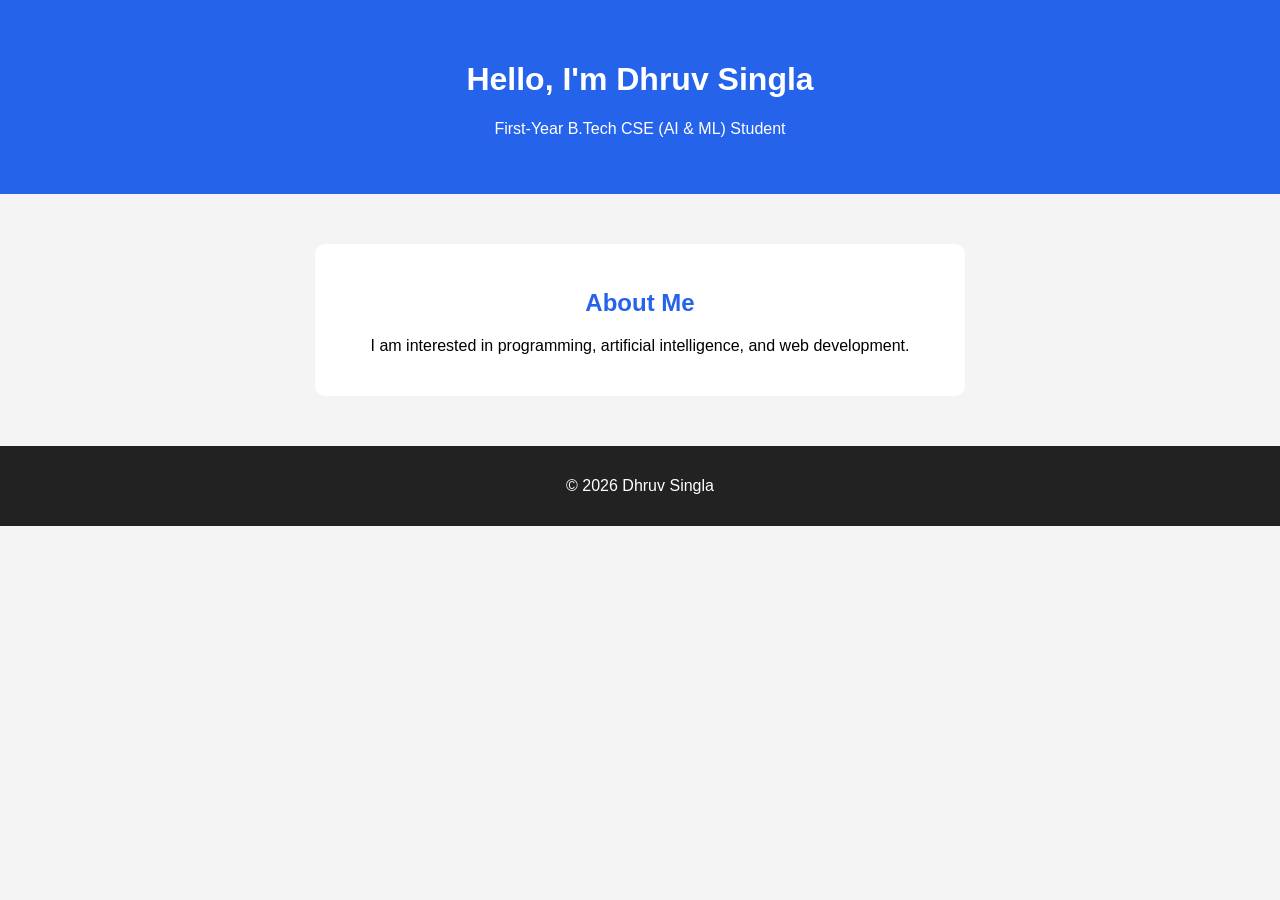
<file: 02-P2-Portfolio-Repository/index.html>
<!DOCTYPE html>
<html lang="en">
<head>
    <meta charset="UTF-8">
    <meta name="viewport" content="width=device-width, initial-scale=1.0">
    <title>My Portfolio</title>
    <link rel="stylesheet" href="style.css">
</head>
<body>
    <header>
        <h1>Hello, I'm Dhruv Singla</h1>
        <p>First-Year B.Tech CSE (AI &amp; ML) Student</p>
    </header>

    <main>
        <section>
            <h2>About Me</h2>
            <p>I am interested in programming, artificial intelligence, and web development.</p>
        </section>
    </main>

    <footer>
        <p>&copy; 2026 Dhruv Singla</p>
    </footer>
</body>
</html>
</file>
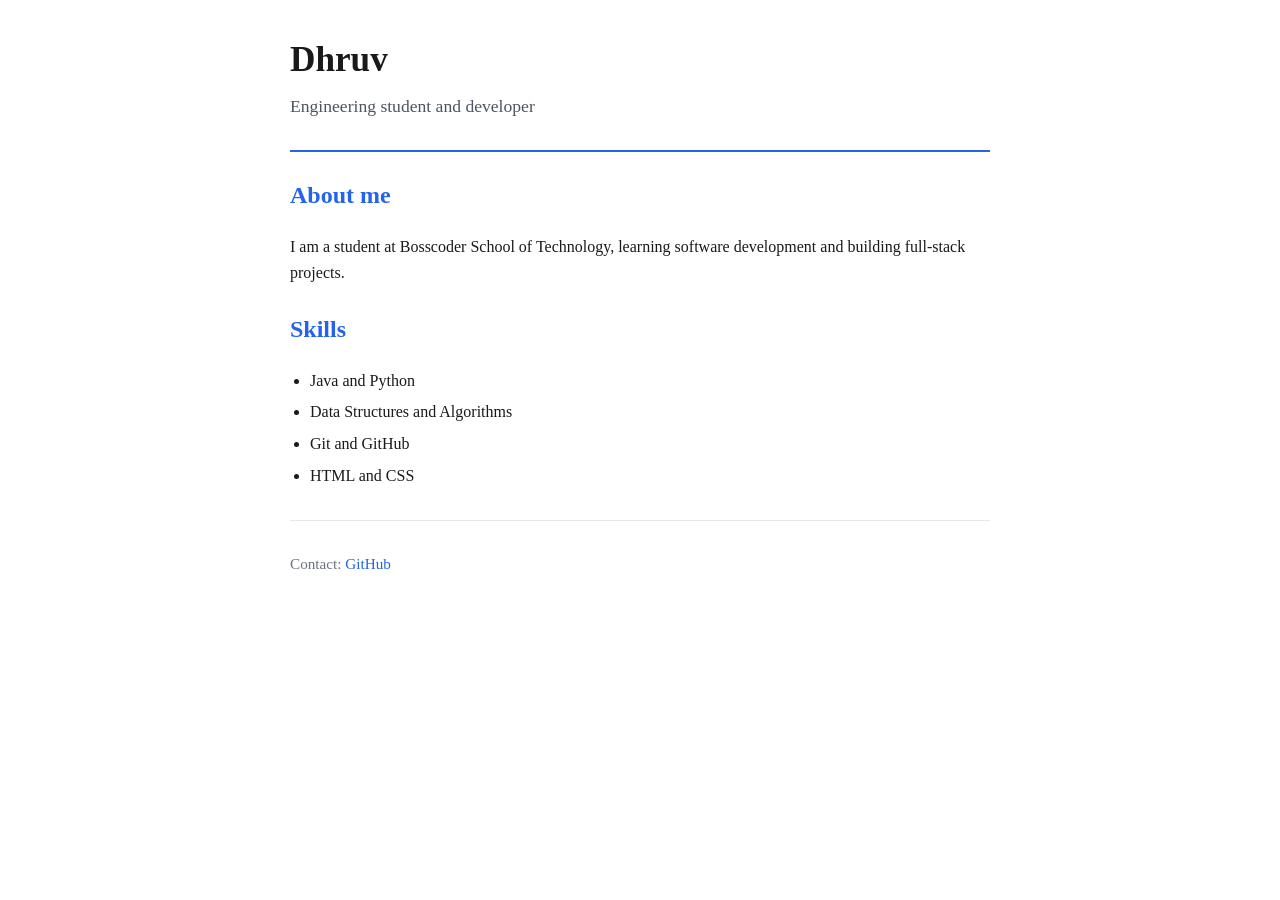
<file: 05-P5-Semantic-Bio-Page/index.html>
<!DOCTYPE html>
<html lang="en">
<head>
  <meta charset="UTF-8">
  <title>Dhruv - Portfolio</title>
  <link rel="stylesheet" href="style.css">
</head>
<body>
  <header>
    <h1>Dhruv</h1>
    <p>Engineering student and developer</p>
  </header>

  <main>
    <article>
      <h2>About me</h2>
      <p>I am a student at Bosscoder School of Technology, learning software development and building full-stack projects.</p>
    </article>

    <section>
      <h2>Skills</h2>
      <ul>
        <li>Java and Python</li>
        <li>Data Structures and Algorithms</li>
        <li>Git and GitHub</li>
        <li>HTML and CSS</li>
      </ul>
    </section>
  </main>

  <footer>
    <p>Contact: <a href="https://github.com">GitHub</a></p>
  </footer>
</body>
</html>
</file>
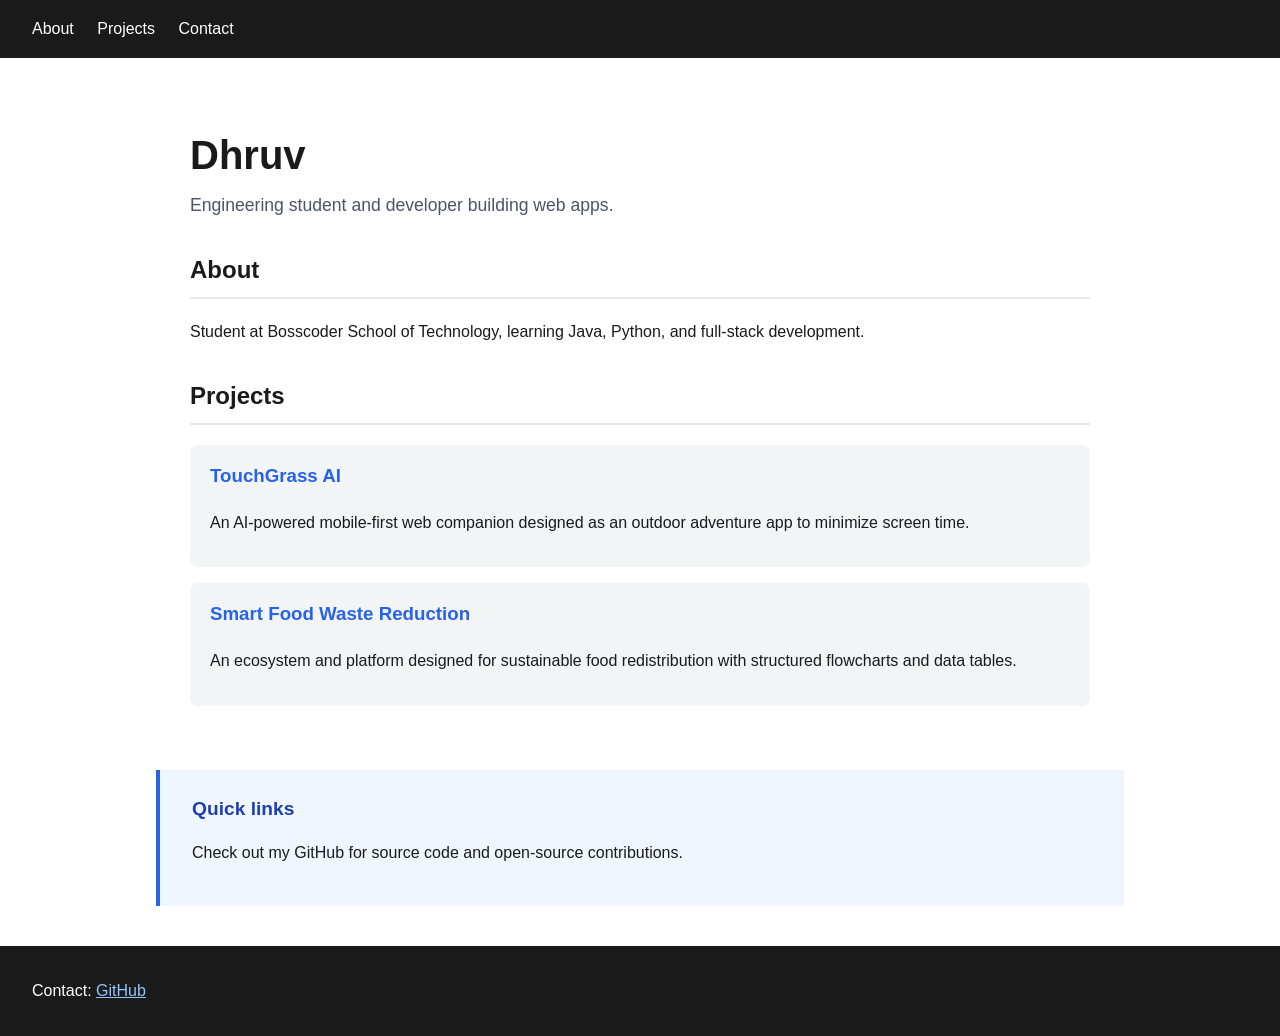
<file: 06-P6-Full-Portfolio-Page-Structure-in-Semantic-HTML/index.html>
<!DOCTYPE html>
<html lang="en">
<head>
  <meta charset="UTF-8">
  <title>Dhruv - Portfolio</title>
  <link rel="stylesheet" href="style.css">
</head>
<body>
  <header>
    <nav aria-label="Main navigation">
      <a href="#about">About</a>
      <a href="#projects">Projects</a>
      <a href="#contact">Contact</a>
    </nav>
  </header>

  <main>
    <section id="hero">
      <h1>Dhruv</h1>
      <p>Engineering student and developer building web apps.</p>
    </section>

    <section id="about">
      <h2>About</h2>
      <p>Student at Bosscoder School of Technology, learning Java, Python, and full-stack development.</p>
    </section>

    <section id="projects">
      <h2>Projects</h2>
      <article>
        <h3>TouchGrass AI</h3>
        <p>An AI-powered mobile-first web companion designed as an outdoor adventure app to minimize screen time.</p>
      </article>
      <article>
        <h3>Smart Food Waste Reduction</h3>
        <p>An ecosystem and platform designed for sustainable food redistribution with structured flowcharts and data tables.</p>
      </article>
    </section>
  </main>

  <aside>
    <h2>Quick links</h2>
    <p>Check out my GitHub for source code and open-source contributions.</p>
  </aside>

  <footer id="contact">
    <p>Contact: <a href="https://github.com">GitHub</a></p>
  </footer>
</body>
</html>
</file>
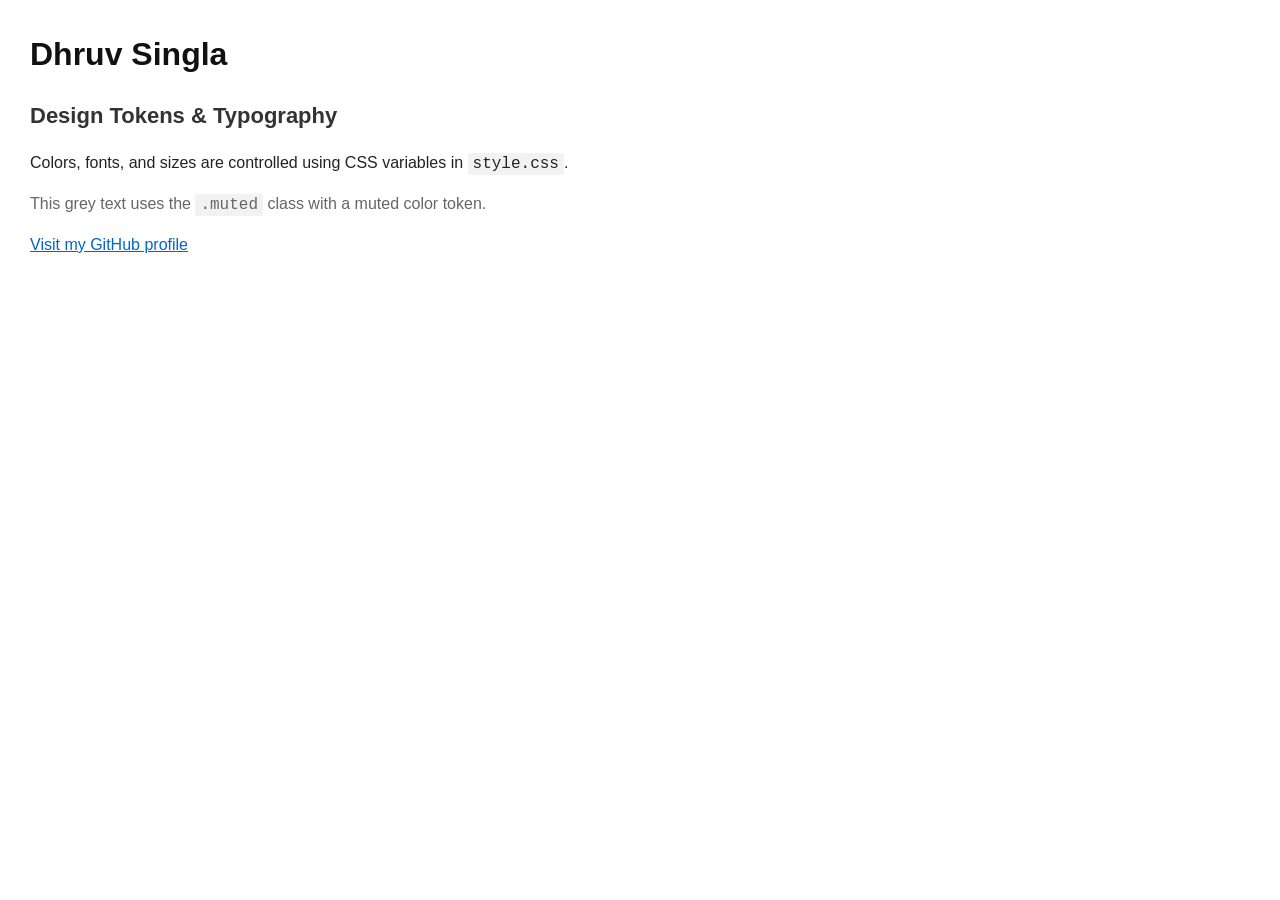
<file: 07-P7-Design-Tokens-and-Typography-System-in-CSS/index.html>
<!DOCTYPE html>
<html lang="en">
<head>
  <meta charset="UTF-8">
  <title>Dhruv Singla - Typography &amp; Tokens</title>
  <link rel="stylesheet" href="style.css">
</head>
<body>
  <h1>Dhruv Singla</h1>
  <h2>Design Tokens &amp; Typography</h2>
  <p>Colors, fonts, and sizes are controlled using CSS variables in <code>style.css</code>.</p>
  <p class="muted">This grey text uses the <code>.muted</code> class with a muted color token.</p>
  <p><a href="https://github.com/dhruvsingla24" target="_blank">Visit my GitHub profile</a></p>
</body>
</html>
</file>
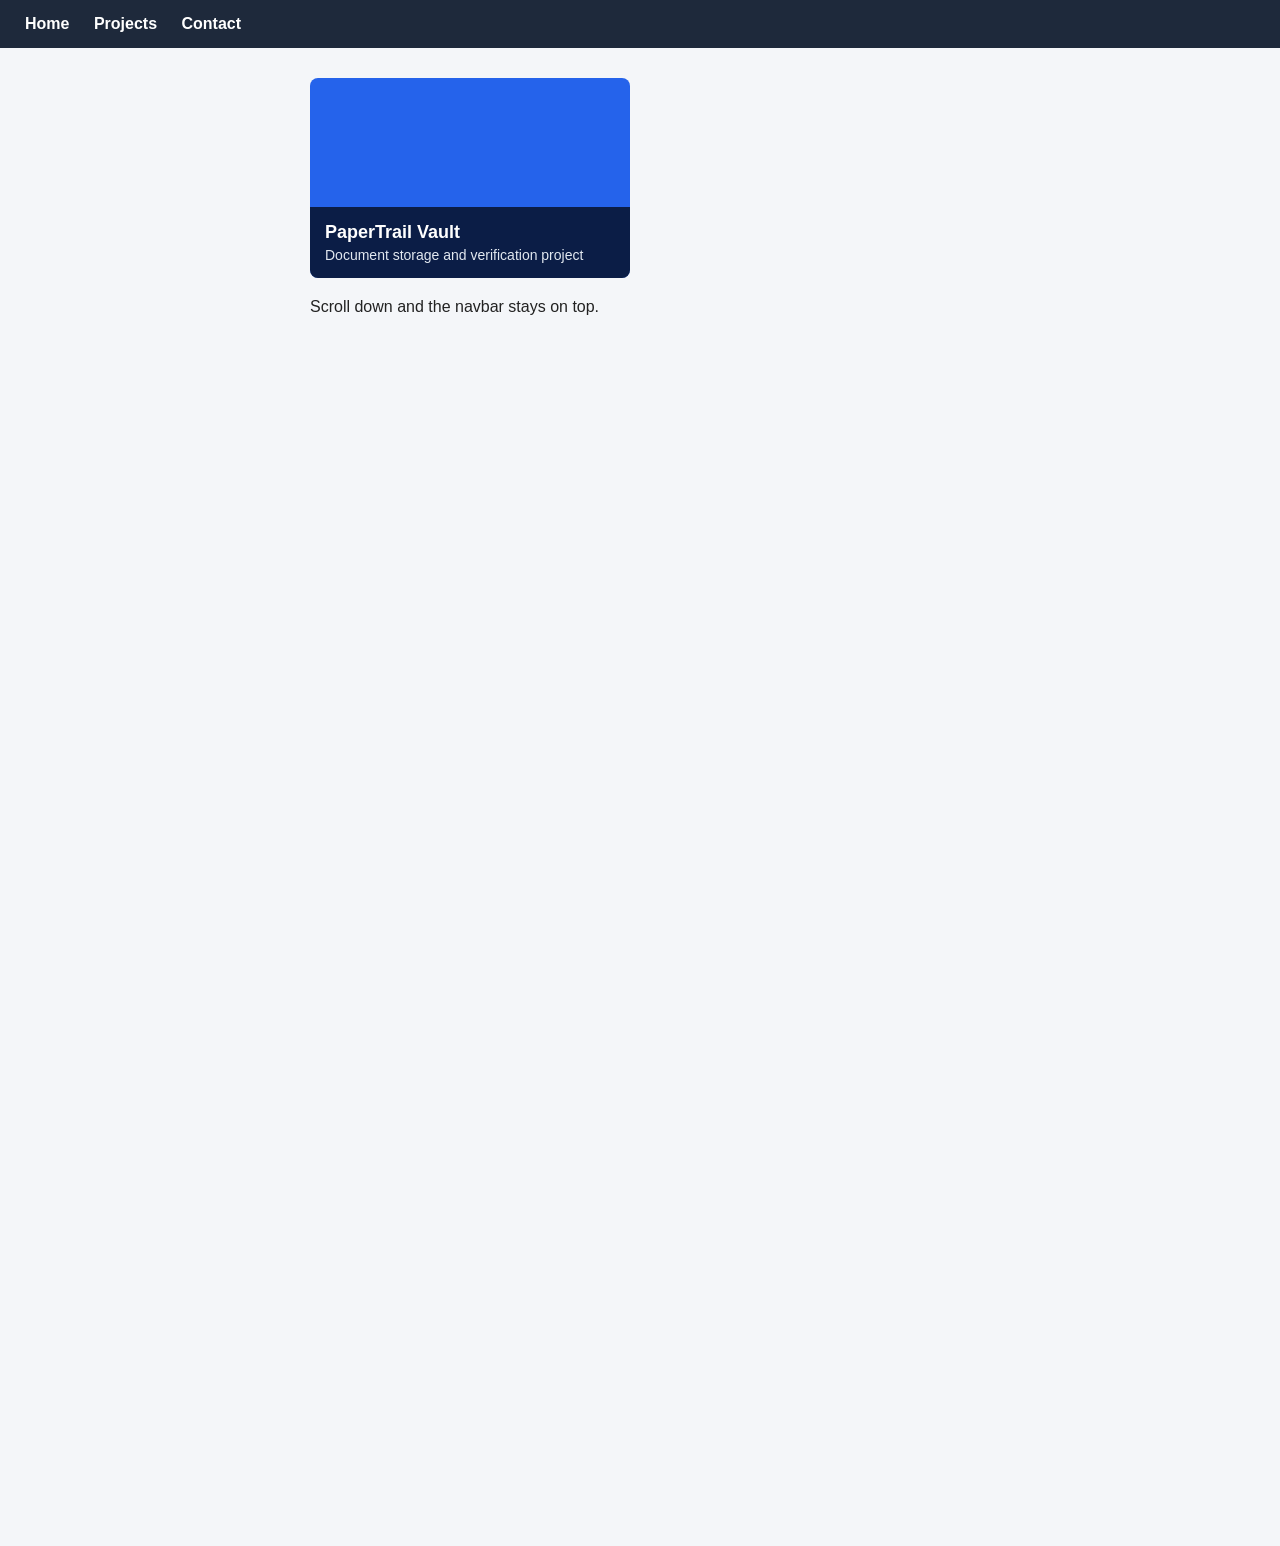
<file: 08-P8-Sticky-Navbar-and-Card-Overlay-using-CSS-Positioning/index.html>
<!DOCTYPE html>
<html lang="en">
<head>
  <meta charset="UTF-8">
  <title>Dhruv Singla - Sticky Navbar and Card Overlay</title>
  <link rel="stylesheet" href="style.css">
</head>
<body>
  <nav class="navbar">
    <a href="#">Home</a>
    <a href="#">Projects</a>
    <a href="#">Contact</a>
  </nav>

  <div class="content">
    <div class="card">
      <div class="overlay">
        <h3>PaperTrail Vault</h3>
        <p>Document storage and verification project</p>
      </div>
    </div>

    <p>Scroll down and the navbar stays on top.</p>
    <div style="height: 1200px;"></div>
  </div>
</body>
</html>
</file>
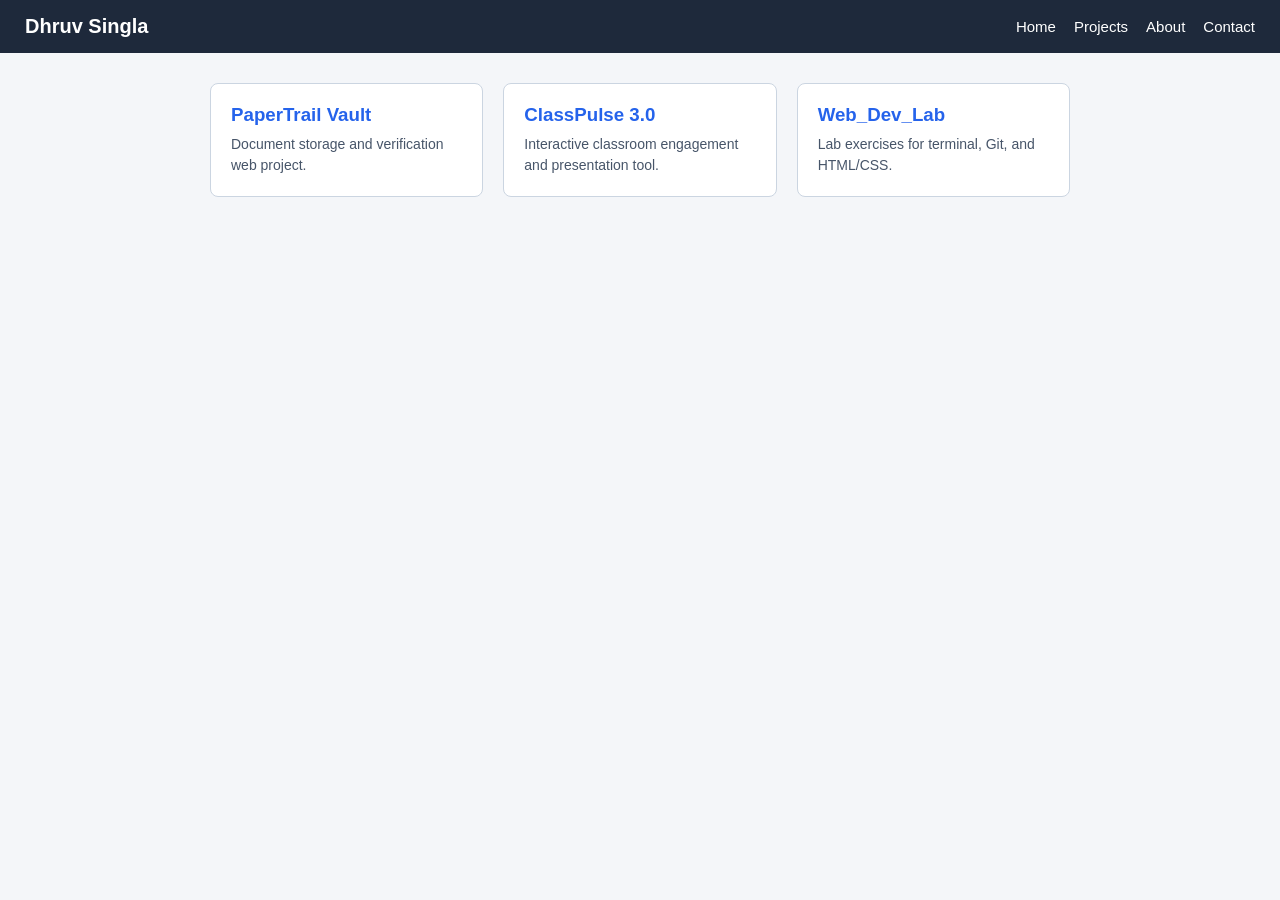
<file: 09-P9-Responsive-Navbar-and-Card-Grid-with-Flexbox/index.html>
<!DOCTYPE html>
<html lang="en">
<head>
  <meta charset="UTF-8">
  <title>Dhruv Singla - Flexbox Navbar and Card Grid</title>
  <link rel="stylesheet" href="style.css">
</head>
<body>
  <nav class="navbar">
    <span class="brand">Dhruv Singla</span>
    <div class="links">
      <a href="#">Home</a>
      <a href="#">Projects</a>
      <a href="#">About</a>
      <a href="#">Contact</a>
    </div>
  </nav>

  <main class="grid">
    <article class="card">
      <h3>PaperTrail Vault</h3>
      <p>Document storage and verification web project.</p>
    </article>
    <article class="card">
      <h3>ClassPulse 3.0</h3>
      <p>Interactive classroom engagement and presentation tool.</p>
    </article>
    <article class="card">
      <h3>Web_Dev_Lab</h3>
      <p>Lab exercises for terminal, Git, and HTML/CSS.</p>
    </article>
  </main>
</body>
</html>
</file>
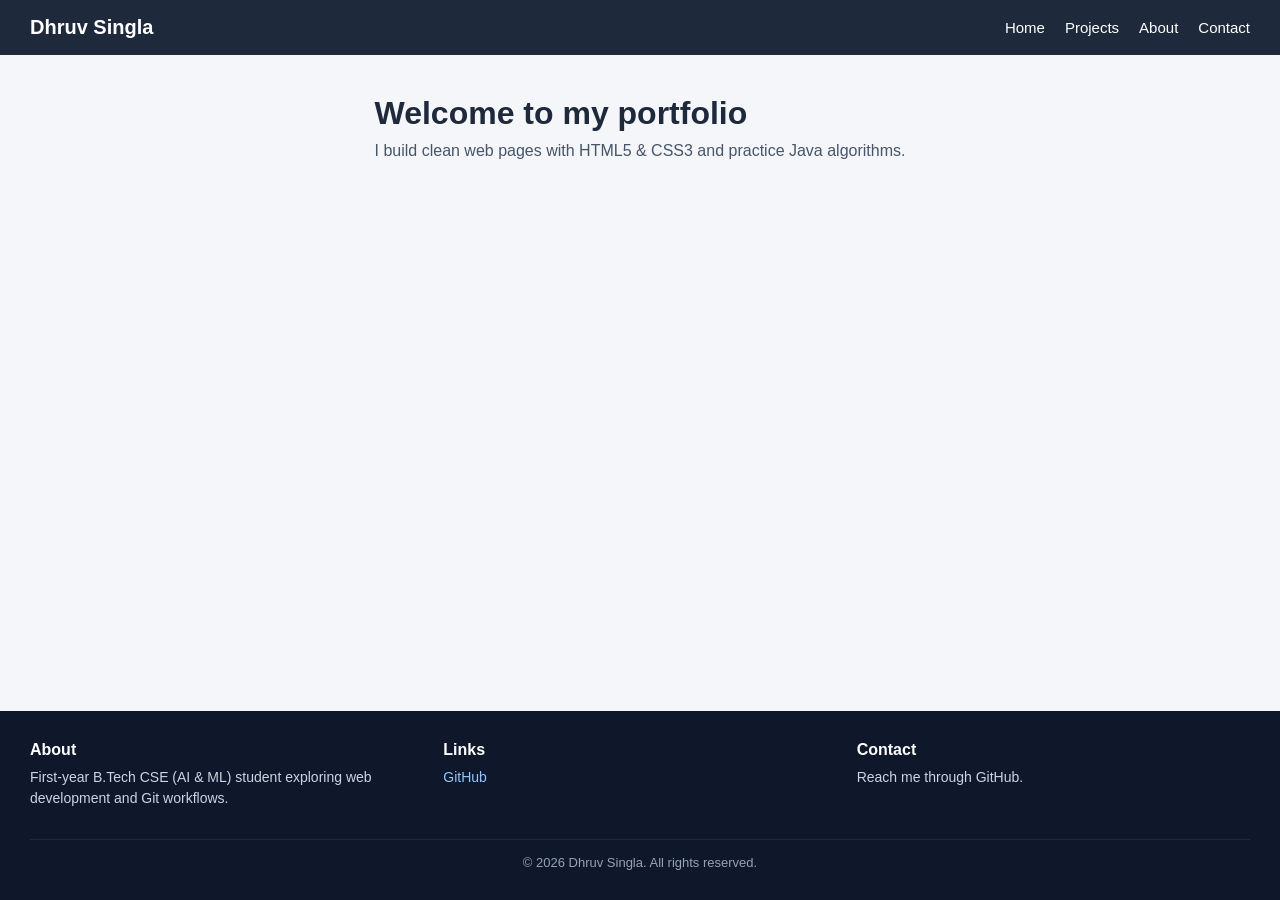
<file: 10-P10-Header-and-Footer-Layout-with-Flexbox/index.html>
<!DOCTYPE html>
<html lang="en">
<head>
  <meta charset="UTF-8">
  <title>Dhruv Singla - Portfolio</title>
  <link rel="stylesheet" href="style.css">
</head>
<body>
  <header class="site-header">
    <a class="brand" href="#">Dhruv Singla</a>
    <nav class="site-nav">
      <a href="#">Home</a>
      <a href="#">Projects</a>
      <a href="#">About</a>
      <a href="#">Contact</a>
    </nav>
  </header>

  <main>
    <h1>Welcome to my portfolio</h1>
    <p>I build clean web pages with HTML5 &amp; CSS3 and practice Java algorithms.</p>
  </main>

  <footer class="site-footer">
    <div class="footer-col">
      <h3>About</h3>
      <p>First-year B.Tech CSE (AI &amp; ML) student exploring web development and Git workflows.</p>
    </div>
    <div class="footer-col">
      <h3>Links</h3>
      <p><a href="https://github.com/dhruvsingla24" target="_blank">GitHub</a></p>
    </div>
    <div class="footer-col">
      <h3>Contact</h3>
      <p>Reach me through GitHub.</p>
    </div>
    <p class="footer-bottom">&copy; 2026 Dhruv Singla. All rights reserved.</p>
  </footer>
</body>
</html>
</file>
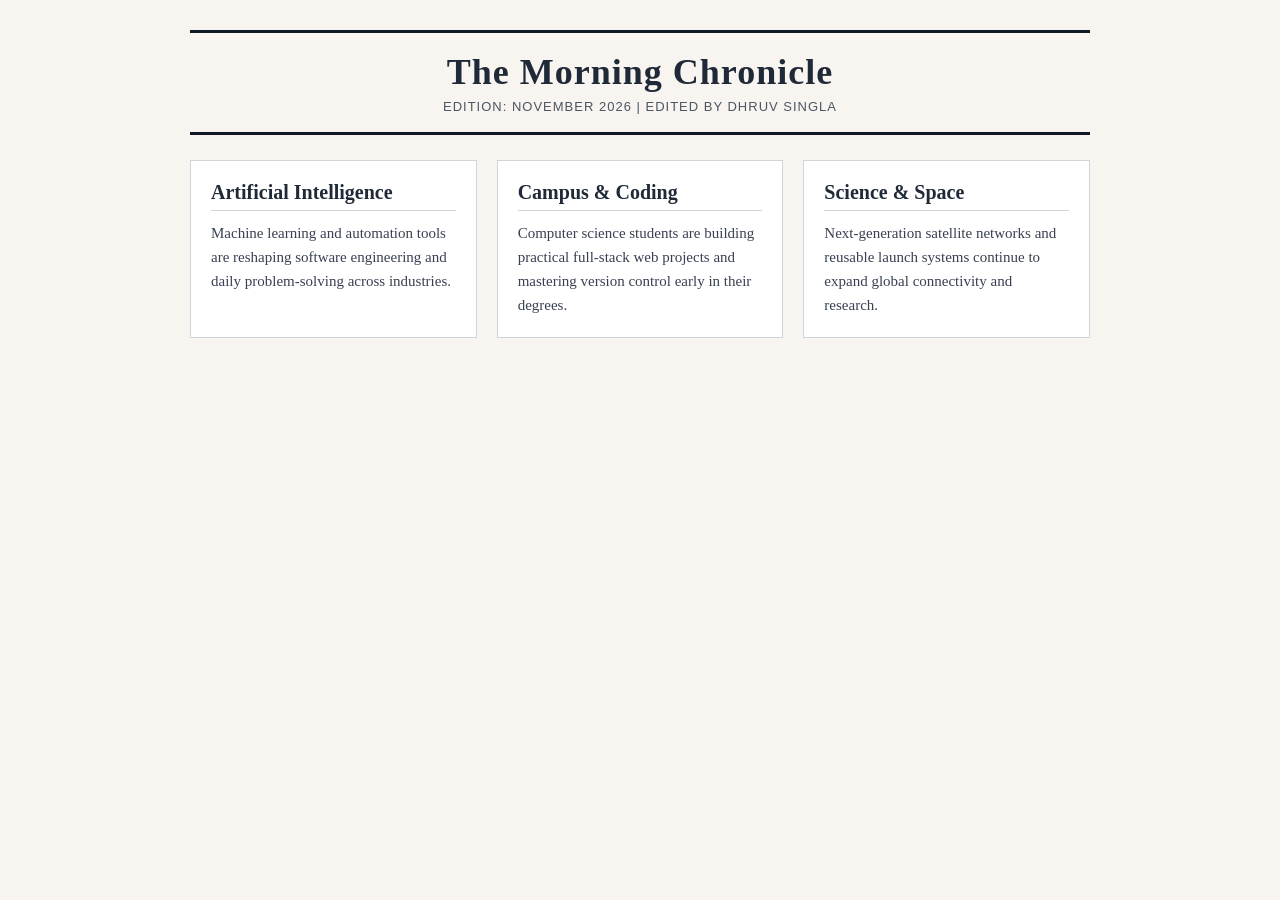
<file: 11-P11-Responsive-Page-Layout-with-CSS-Grid/index.html>
<!DOCTYPE html>
<html lang="en">
<head>
  <meta charset="UTF-8">
  <title>The Morning Chronicle - Dhruv Singla</title>
  <link rel="stylesheet" href="style.css">
</head>
<body>

  <header>
    <h1>The Morning Chronicle</h1>
    <p>EDITION: NOVEMBER 2026 | EDITED BY DHRUV SINGLA</p>
  </header>

  <main class="newspaper">
    <article>
      <h2>Artificial Intelligence</h2>
      <p>Machine learning and automation tools are reshaping software engineering and daily problem-solving across industries.</p>
    </article>

    <article>
      <h2>Campus &amp; Coding</h2>
      <p>Computer science students are building practical full-stack web projects and mastering version control early in their degrees.</p>
    </article>

    <article>
      <h2>Science &amp; Space</h2>
      <p>Next-generation satellite networks and reusable launch systems continue to expand global connectivity and research.</p>
    </article>
  </main>

</body>
</html>
</file>
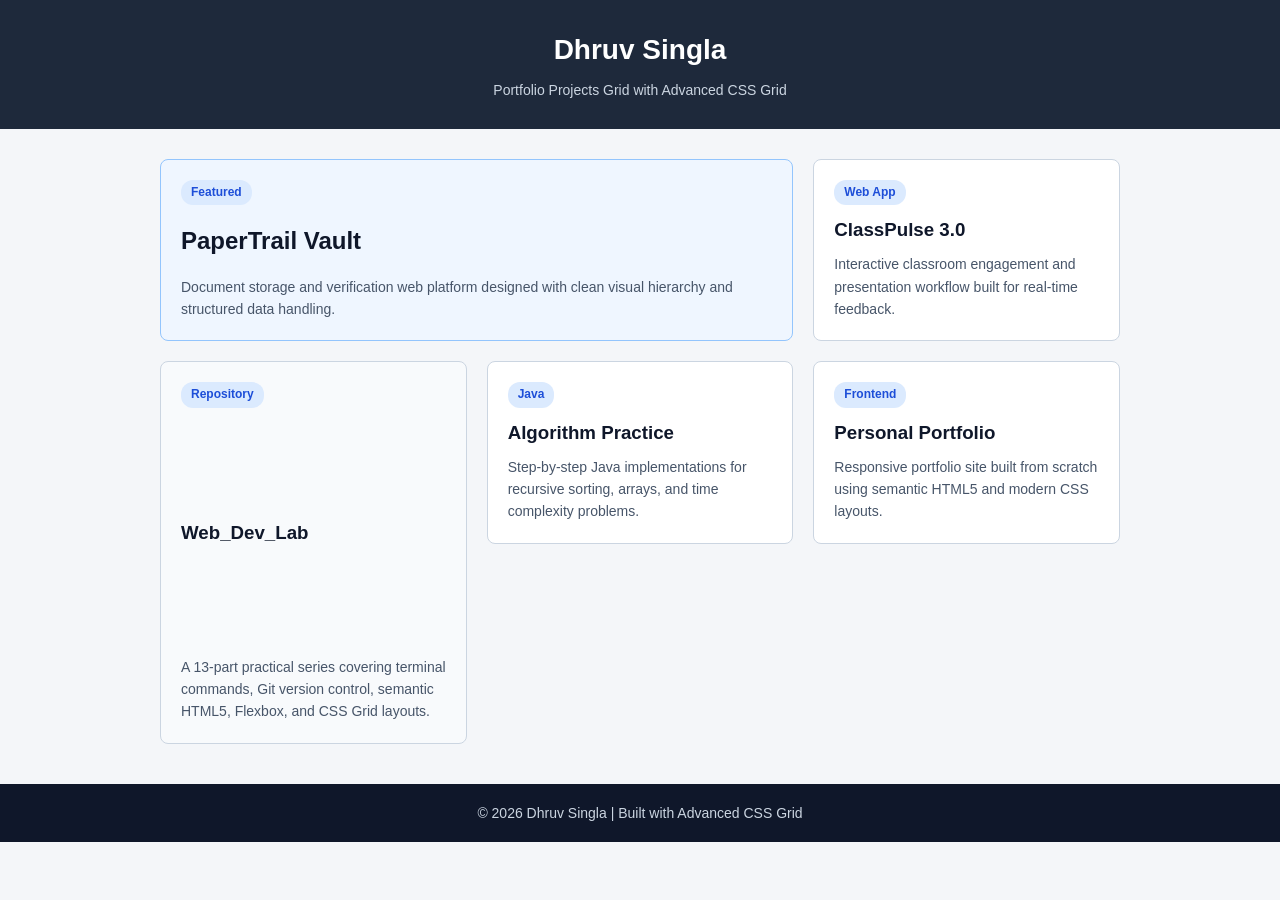
<file: 12-P12-Portfolio-Projects-Grid-with-Advanced-CSS-Grid/index.html>
<!DOCTYPE html>
<html lang="en">
<head>
  <meta charset="UTF-8">
  <meta name="viewport" content="width=device-width, initial-scale=1.0">
  <title>Dhruv Singla - Portfolio Projects Grid (P12)</title>
  <link rel="stylesheet" href="style.css">
</head>
<body>

  <header class="header">
    <h1>Dhruv Singla</h1>
    <p>Portfolio Projects Grid with Advanced CSS Grid</p>
  </header>

  <main class="container">
    <section class="projects-grid">
      <article class="card featured">
        <span class="tag">Featured</span>
        <h2>PaperTrail Vault</h2>
        <p>Document storage and verification web platform designed with clean visual hierarchy and structured data handling.</p>
      </article>

      <article class="card">
        <span class="tag">Web App</span>
        <h3>ClassPulse 3.0</h3>
        <p>Interactive classroom engagement and presentation workflow built for real-time feedback.</p>
      </article>

      <article class="card tall">
        <span class="tag">Repository</span>
        <h3>Web_Dev_Lab</h3>
        <p>A 13-part practical series covering terminal commands, Git version control, semantic HTML5, Flexbox, and CSS Grid layouts.</p>
      </article>

      <article class="card">
        <span class="tag">Java</span>
        <h3>Algorithm Practice</h3>
        <p>Step-by-step Java implementations for recursive sorting, arrays, and time complexity problems.</p>
      </article>

      <article class="card">
        <span class="tag">Frontend</span>
        <h3>Personal Portfolio</h3>
        <p>Responsive portfolio site built from scratch using semantic HTML5 and modern CSS layouts.</p>
      </article>
    </section>
  </main>

  <footer class="footer">
    <p>&copy; 2026 Dhruv Singla | Built with Advanced CSS Grid</p>
  </footer>

</body>
</html>
</file>
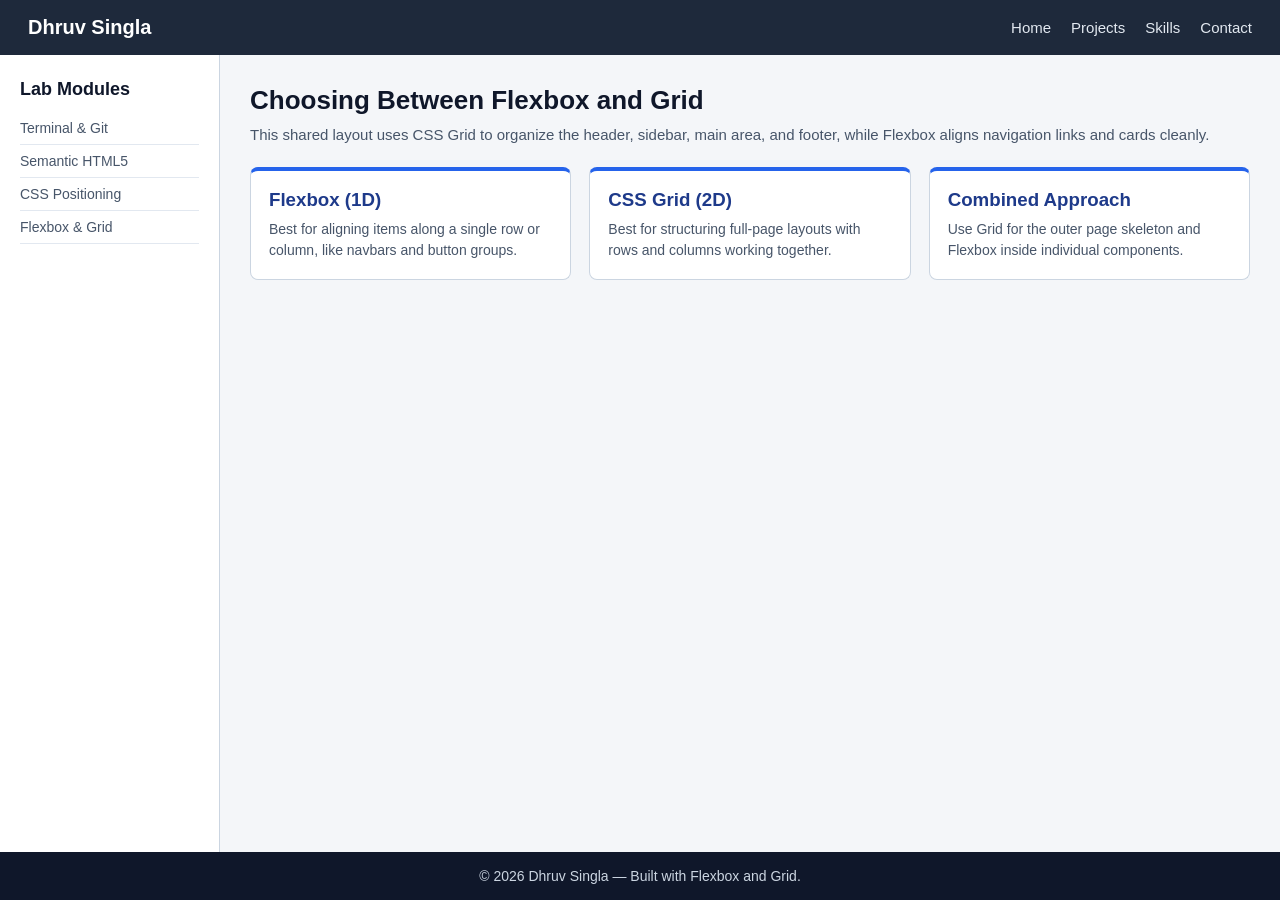
<file: 13-P13-Choosing-between-Flexbox-and-Grid-for-a-shared-layout/index.html>
<!DOCTYPE html>
<html lang="en">
<head>
  <meta charset="UTF-8">
  <meta name="viewport" content="width=device-width, initial-scale=1.0">
  <title>Dhruv Singla - Shared Layout</title>
  <link rel="stylesheet" href="style.css">
</head>
<body>
  <header class="site-header">
    <a class="brand" href="#">Dhruv Singla</a>
    <nav class="site-nav">
      <a href="#">Home</a>
      <a href="#">Projects</a>
      <a href="#">Skills</a>
      <a href="#">Contact</a>
    </nav>
  </header>

  <aside class="sidebar">
    <h2>Lab Modules</h2>
    <ul>
      <li>Terminal &amp; Git</li>
      <li>Semantic HTML5</li>
      <li>CSS Positioning</li>
      <li>Flexbox &amp; Grid</li>
    </ul>
  </aside>

  <main class="content">
    <h1>Choosing Between Flexbox and Grid</h1>
    <p>This shared layout uses CSS Grid to organize the header, sidebar, main area, and footer, while Flexbox aligns navigation links and cards cleanly.</p>

    <div class="cards">
      <article class="card">
        <h3>Flexbox (1D)</h3>
        <p>Best for aligning items along a single row or column, like navbars and button groups.</p>
      </article>
      <article class="card">
        <h3>CSS Grid (2D)</h3>
        <p>Best for structuring full-page layouts with rows and columns working together.</p>
      </article>
      <article class="card">
        <h3>Combined Approach</h3>
        <p>Use Grid for the outer page skeleton and Flexbox inside individual components.</p>
      </article>
    </div>
  </main>

  <footer class="site-footer">
    <p>&copy; 2026 Dhruv Singla &mdash; Built with Flexbox and Grid.</p>
  </footer>
</body>
</html>
</file>
<file: 02-P2-Portfolio-Repository/style.css>
body {
    font-family: Arial, sans-serif;
    background-color: #f4f4f4;
    margin: 0;
    padding: 0;
    text-align: center;
}

header {
    background-color: #2563eb;
    color: white;
    padding: 40px;
}

main {
    padding: 30px;
}

section {
    background-color: white;
    padding: 25px;
    margin: 20px auto;
    max-width: 600px;
    border-radius: 10px;
}

h2 {
    color: #2563eb;
}

footer {
    background-color: #222;
    color: white;
    padding: 15px;
}
</file>
<file: 05-P5-Semantic-Bio-Page/style.css>
body {
  font-family: Georgia, "Times New Roman", serif;
  color: #1a1a1a;
  line-height: 1.6;
  max-width: 700px;
  margin: 32px auto;
  padding: 0 16px;
}

header {
  border-bottom: 2px solid #2563eb;
  margin-bottom: 24px;
  padding-bottom: 12px;
}

h1 {
  margin-bottom: 4px;
  font-size: 2.2rem;
}

header p {
  color: #4b5563;
  margin-top: 0;
  font-size: 1.1rem;
}

h2 {
  color: #2563eb;
  margin-top: 24px;
}

article {
  margin-bottom: 24px;
}

ul {
  padding-left: 20px;
}

li {
  margin: 6px 0;
}

a {
  color: #2563eb;
  text-decoration: none;
}

a:hover {
  text-decoration: underline;
}

footer {
  margin-top: 32px;
  padding-top: 16px;
  border-top: 1px solid #e5e7eb;
  color: #6b7280;
  font-size: 0.95rem;
}
</file>
<file: 06-P6-Full-Portfolio-Page-Structure-in-Semantic-HTML/style.css>
body {
  font-family: Arial, sans-serif;
  color: #1a1a1a;
  line-height: 1.6;
  margin: 0;
}

header {
  background: #1a1a1a;
  padding: 16px 32px;
}

header nav a {
  color: #ffffff;
  margin-right: 19px;
  text-decoration: none;
}

header nav a:hover {
  text-decoration: underline;
}

main {
  max-width: 900px;
  margin: 0 auto;
  padding: 32px;
}

section {
  margin-bottom: 32px;
}

#hero h1 {
  font-size: 40px;
  margin-bottom: 4px;
}

#hero p {
  color: #4b5563;
  font-size: 1.1rem;
  margin-top: 0;
}

h2 {
  color: #1a1a1a;
  border-bottom: 2px solid #e5e7eb;
  padding-bottom: 8px;
}

article {
  background: #f3f4f6;
  border-radius: 8px;
  padding: 16px 20px;
  margin-bottom: 16px;
}

article h3 {
  margin-top: 0;
  color: #2563eb;
}

aside {
  background: #eff6ff;
  padding: 24px 32px;
  border-left: 4px solid #2563eb;
  max-width: 900px;
  margin: 0 auto;
}

aside h2 {
  margin-top: 0;
  font-size: 1.2rem;
  color: #1e40af;
  border-bottom: none;
  padding-bottom: 0;
}

footer {
  background: #1a1a1a;
  color: #ffffff;
  padding: 16px 32px;
  margin-top: 40px;
}

footer a {
  color: #93c5fd;
}
</file>
<file: 07-P7-Design-Tokens-and-Typography-System-in-CSS/style.css>
body {
  background-color: #ffffff;
  color: #222222;
  font-family: Arial, sans-serif;
  font-size: 16px;
  line-height: 1.5;
  margin: 30px;
}

h1 {
  font-size: 32px;
  color: #111111;
}

h2 {
  font-size: 22px;
  color: #333333;
}

code {
  background-color: #f2f2f2;
  padding: 2px 5px;
  font-family: "Courier New", monospace;
}

.muted {
  color: #666666;
}

a {
  color: #0066cc;
}
</file>
<file: 08-P8-Sticky-Navbar-and-Card-Overlay-using-CSS-Positioning/style.css>
* {
  box-sizing: border-box;
  margin: 0;
  padding: 0;
}

body {
  font-family: Arial, sans-serif;
  background-color: #f4f6f9;
  color: #222222;
}

.navbar {
  position: sticky;
  top: 0;
  background-color: #1e293b;
  padding: 15px 25px;
  z-index: 10;
}

.navbar a {
  color: #ffffff;
  text-decoration: none;
  margin-right: 20px;
  font-weight: bold;
}

.navbar a:hover {
  text-decoration: underline;
}

.content {
  max-width: 700px;
  margin: 30px auto;
  padding: 0 20px;
}

.card {
  position: relative;
  width: 320px;
  height: 200px;
  background-color: #2563eb;
  border-radius: 8px;
  overflow: hidden;
  margin-bottom: 20px;
}

.overlay {
  position: absolute;
  bottom: 0;
  left: 0;
  width: 100%;
  background-color: rgba(0, 0, 0, 0.7);
  color: #ffffff;
  padding: 15px;
}

.overlay h3 {
  margin-bottom: 4px;
  font-size: 18px;
}

.overlay p {
  font-size: 14px;
  color: #e2e8f0;
}
</file>
<file: 09-P9-Responsive-Navbar-and-Card-Grid-with-Flexbox/style.css>
* {
  box-sizing: border-box;
  margin: 0;
  padding: 0;
}

body {
  font-family: Arial, sans-serif;
  background-color: #f4f6f9;
  color: #222222;
}

.navbar {
  display: flex;
  justify-content: space-between;
  align-items: center;
  background-color: #1e293b;
  color: #ffffff;
  padding: 15px 25px;
}

.brand {
  font-size: 20px;
  font-weight: bold;
}

.links {
  display: flex;
  gap: 18px;
}

.links a {
  color: #ffffff;
  text-decoration: none;
  font-size: 15px;
}

.links a:hover {
  text-decoration: underline;
}

.grid {
  display: flex;
  flex-wrap: wrap;
  gap: 20px;
  max-width: 900px;
  margin: 30px auto;
  padding: 0 20px;
}

.card {
  flex: 1 1 250px;
  background-color: #ffffff;
  border: 1px solid #cbd5e1;
  border-radius: 8px;
  padding: 20px;
}

.card h3 {
  margin-bottom: 8px;
  color: #2563eb;
}

.card p {
  font-size: 14px;
  line-height: 1.5;
  color: #475569;
}

@media (max-width: 600px) {
  .navbar {
    flex-direction: column;
    gap: 10px;
  }

  .links {
    flex-direction: column;
    align-items: center;
    gap: 8px;
  }
}
</file>
<file: 10-P10-Header-and-Footer-Layout-with-Flexbox/style.css>
* {
  box-sizing: border-box;
  margin: 0;
  padding: 0;
}

body {
  font-family: Arial, sans-serif;
  background-color: #f4f6f9;
  color: #222222;
  min-height: 100vh;
  display: flex;
  flex-direction: column;
}

.site-header {
  display: flex;
  justify-content: space-between;
  align-items: center;
  background-color: #1e293b;
  padding: 16px 30px;
}

.brand {
  color: #ffffff;
  font-size: 20px;
  font-weight: bold;
  text-decoration: none;
}

.site-nav {
  display: flex;
  gap: 20px;
}

.site-nav a {
  color: #ffffff;
  text-decoration: none;
  font-size: 15px;
}

.site-nav a:hover {
  text-decoration: underline;
}

main {
  flex: 1;
  max-width: 800px;
  margin: 40px auto;
  padding: 0 20px;
}

main h1 {
  margin-bottom: 10px;
  color: #1e293b;
}

main p {
  font-size: 16px;
  color: #475569;
}

.site-footer {
  display: flex;
  flex-wrap: wrap;
  justify-content: space-between;
  gap: 20px;
  background-color: #0f172a;
  color: #cbd5e1;
  padding: 30px;
}

.footer-col {
  flex: 1 1 200px;
}

.footer-col h3 {
  color: #ffffff;
  font-size: 16px;
  margin-bottom: 8px;
}

.footer-col p {
  font-size: 14px;
  line-height: 1.5;
}

.footer-col a {
  color: #93c5fd;
  text-decoration: none;
}

.footer-col a:hover {
  text-decoration: underline;
}

.footer-bottom {
  width: 100%;
  text-align: center;
  font-size: 13px;
  color: #94a3b8;
  border-top: 1px solid #1e293b;
  padding-top: 15px;
  margin-top: 10px;
}
</file>
<file: 11-P11-Responsive-Page-Layout-with-CSS-Grid/style.css>
* {
  box-sizing: border-box;
  margin: 0;
  padding: 0;
}

body {
  font-family: Georgia, "Times New Roman", serif;
  background-color: #f8f5f0;
  color: #1f2937;
  padding: 30px 20px;
}

header {
  max-width: 900px;
  margin: 0 auto 25px auto;
  text-align: center;
  border-top: 3px solid #111827;
  border-bottom: 3px solid #111827;
  padding: 18px 0;
}

header h1 {
  font-size: 36px;
  letter-spacing: 1px;
  margin-bottom: 6px;
}

header p {
  font-family: Arial, sans-serif;
  font-size: 13px;
  color: #4b5563;
  letter-spacing: 1px;
}

.newspaper {
  display: grid;
  grid-template-columns: repeat(3, 1fr);
  gap: 20px;
  max-width: 900px;
  margin: 0 auto;
}

article {
  background-color: #ffffff;
  border: 1px solid #d1d5db;
  padding: 20px;
}

article h2 {
  font-size: 20px;
  margin-bottom: 10px;
  border-bottom: 1px solid #d1d5db;
  padding-bottom: 6px;
}

article p {
  font-size: 15px;
  line-height: 1.6;
  color: #374151;
}

@media (max-width: 700px) {
  .newspaper {
    grid-template-columns: 1fr;
  }
}
</file>
<file: 12-P12-Portfolio-Projects-Grid-with-Advanced-CSS-Grid/style.css>
* {
  box-sizing: border-box;
  margin: 0;
  padding: 0;
}

body {
  font-family: Arial, sans-serif;
  background-color: #f4f6f9;
  color: #222222;
  line-height: 1.6;
}

.header {
  background-color: #1e293b;
  color: #ffffff;
  text-align: center;
  padding: 28px 20px;
}

.header h1 {
  font-size: 28px;
  margin-bottom: 6px;
}

.header p {
  font-size: 14px;
  color: #cbd5e1;
}

.container {
  max-width: 1000px;
  margin: 30px auto;
  padding: 0 20px;
}

.projects-grid {
  display: grid;
  grid-template-columns: repeat(auto-fit, minmax(260px, 1fr));
  grid-auto-rows: minmax(180px, auto);
  grid-auto-flow: dense;
  gap: 20px;
}

.card {
  background-color: #ffffff;
  border: 1px solid #cbd5e1;
  border-radius: 8px;
  padding: 20px;
  display: flex;
  flex-direction: column;
  justify-content: space-between;
}

.tag {
  display: inline-block;
  width: fit-content;
  background-color: #dbeafe;
  color: #1d4ed8;
  font-size: 12px;
  font-weight: bold;
  padding: 3px 10px;
  border-radius: 12px;
  margin-bottom: 10px;
}

.card h2,
.card h3 {
  color: #0f172a;
  margin-bottom: 8px;
}

.card p {
  font-size: 14px;
  color: #475569;
}

.featured {
  background-color: #eff6ff;
  border-color: #93c5fd;
}

.tall {
  background-color: #f8fafc;
}

@media (min-width: 650px) {
  .featured {
    grid-column: span 2;
  }

  .tall {
    grid-row: span 2;
  }
}

.footer {
  background-color: #0f172a;
  color: #cbd5e1;
  text-align: center;
  padding: 18px;
  margin-top: 40px;
  font-size: 14px;
}
</file>
<file: 13-P13-Choosing-between-Flexbox-and-Grid-for-a-shared-layout/style.css>
* {
  box-sizing: border-box;
  margin: 0;
  padding: 0;
}

body {
  font-family: Arial, sans-serif;
  background-color: #f4f6f9;
  color: #222222;
  min-height: 100vh;
  display: grid;
  grid-template-columns: 220px 1fr;
  grid-template-rows: auto 1fr auto;
  grid-template-areas:
    "header header"
    "sidebar content"
    "footer footer";
}

.site-header {
  grid-area: header;
  display: flex;
  justify-content: space-between;
  align-items: center;
  background-color: #1e293b;
  padding: 16px 28px;
}

.brand {
  color: #ffffff;
  font-size: 20px;
  font-weight: bold;
  text-decoration: none;
}

.site-nav {
  display: flex;
  gap: 20px;
}

.site-nav a {
  color: #e2e8f0;
  text-decoration: none;
  font-size: 15px;
}

.site-nav a:hover {
  color: #ffffff;
  text-decoration: underline;
}

.sidebar {
  grid-area: sidebar;
  background-color: #ffffff;
  border-right: 1px solid #cbd5e1;
  padding: 24px 20px;
}

.sidebar h2 {
  font-size: 18px;
  color: #0f172a;
  margin-bottom: 12px;
}

.sidebar ul {
  list-style: none;
}

.sidebar li {
  padding: 8px 0;
  border-bottom: 1px solid #e2e8f0;
  font-size: 14px;
  color: #475569;
}

.content {
  grid-area: content;
  padding: 30px;
}

.content h1 {
  font-size: 26px;
  color: #0f172a;
  margin-bottom: 10px;
}

.content > p {
  font-size: 15px;
  color: #475569;
  margin-bottom: 24px;
}

.cards {
  display: flex;
  flex-wrap: wrap;
  gap: 18px;
}

.card {
  flex: 1 1 220px;
  background-color: #ffffff;
  border: 1px solid #cbd5e1;
  border-top: 4px solid #2563eb;
  border-radius: 8px;
  padding: 18px;
}

.card h3 {
  color: #1e3a8a;
  margin-bottom: 8px;
}

.card p {
  font-size: 14px;
  line-height: 1.5;
  color: #475569;
}

.site-footer {
  grid-area: footer;
  background-color: #0f172a;
  color: #cbd5e1;
  text-align: center;
  padding: 16px;
  font-size: 14px;
}

@media (max-width: 650px) {
  body {
    grid-template-columns: 1fr;
    grid-template-areas:
      "header"
      "sidebar"
      "content"
      "footer";
  }

  .site-header {
    flex-direction: column;
    gap: 10px;
  }

  .sidebar {
    border-right: none;
    border-bottom: 1px solid #cbd5e1;
  }
}
</file>
